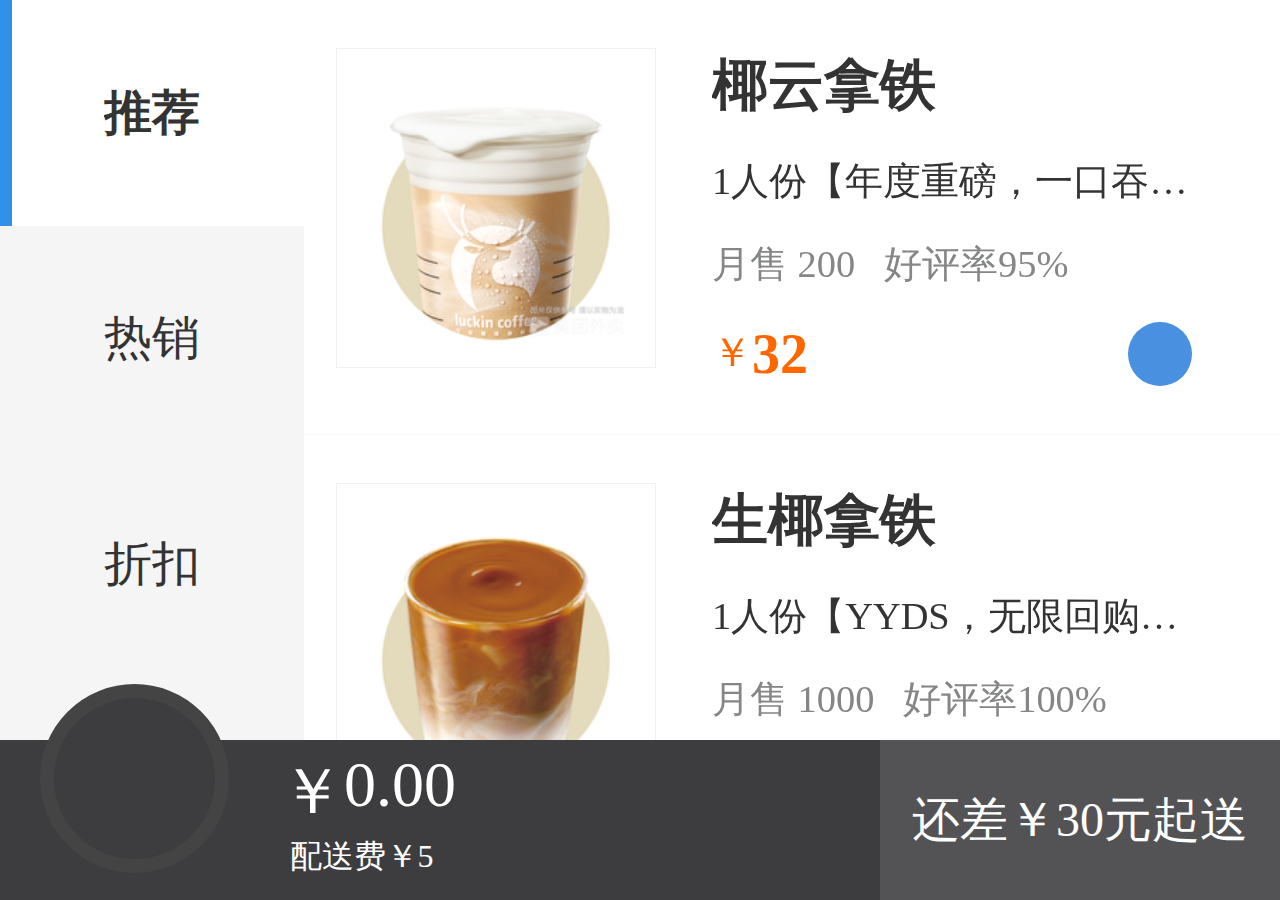
<file: shopcar/index.html>
<!DOCTYPE html>
<html lang="en">

<head>
  <meta charset="UTF-8" />
  <meta http-equiv="X-UA-Compatible" content="IE=edge" />
  <meta name="viewport" content="width=device-width, initial-scale=1.0" />
  <title>购物车</title>
  <link rel="stylesheet" href="./css/common.css" />
  <link rel="stylesheet" href="./css/container.css" />
  <link rel="stylesheet" href="./css/footer.css" />
  <link rel="stylesheet" href="./css/add-to-car.css" />
</head>

<body>
  <div class="container">
    <div class="menu">
      <div class="menu-item active"><span>推荐</span></div>
      <div class="menu-item"><span>热销</span></div>
      <div class="menu-item"><span>折扣</span></div>
      <div class="menu-item"><span>夏日冰咖必喝榜</span></div>
      <div class="menu-item"><span>进店必喝</span></div>
      <div class="menu-item"><span>只喝美式</span></div>
      <div class="menu-item"><span>酷爽特调水果冰萃</span></div>
      <div class="menu-item"><span>经典奶咖</span></div>
      <div class="menu-item"><span>创意奶咖</span></div>
      <div class="menu-item"><span>瑞纳冰季</span></div>
      <div class="menu-item"><span>不喝咖啡</span></div>
      <div class="menu-item"><span>轻食甜品</span></div>
      <div class="menu-item"><span>热卖套餐</span></div>
    </div>
    <div class="goods-list"></div>
  </div>
  <div class="footer">
    <div class="footer-car-container">
      <div class="footer-car">
        <i class="iconfont i-gouwuchefill"></i>
        <span class="footer-car-badge">0</span>
      </div>
      <div class="footer-car-price">
        <span class="footer-car-unit">￥</span>
        <span class="footer-car-total">0.00</span>
      </div>
      <div class="footer-car-tip">配送费￥0</div>
    </div>
    <div class="footer-pay">
      <a href="">去结算</a>
      <span>还差￥0元起送</span>
    </div>
  </div>

  <script src="./js/data.js"></script>
  <script src="./js/index.js"></script>
</body>

</html>
</file>
<file: shopcar/css/common.css>
@import url('https://at.alicdn.com/t/c/font_3555577_me2a6tdmvu8.css');

*,
*::before,
*::after {
  margin: 0;
  padding: 0;
  box-sizing: border-box;
}

html {
  font-size: 0.125vw;
}
body {
  font-size: 35rem;
  -webkit-tap-highlight-color: transparent;
  -webkit-font-smoothing: antialiased;
  user-select: none;
  font-family: 'Microsoft Yahei', 'sans-serif';
}
a {
  color: inherit;
  text-decoration: none;
}
.iconfont {
  font-size: inherit;
}
</file>
<file: shopcar/css/container.css>
.container {
  position: fixed;
  left: 0;
  top: 0;
  width: 100%;
  height: calc(100% - 100rem);
  display: flex;
  color: #333;
}
.menu {
  background: #f5f5f5;
  width: 190rem;
  overflow-y: scroll;
  padding-bottom: 50rem;
  flex: 0 0 auto;
}
.menu::-webkit-scrollbar {
  width: 0;
}

.menu-item {
  height: 141rem;
  display: flex;
  justify-content: center;
  align-items: center;
  padding: 0 30rem;
  position: relative;
}
.menu-item span {
  font-size: 30rem;
  line-height: 40rem;
  max-height: 80rem;
  overflow: hidden;
}
.menu-item.active {
  font-weight: bold;
  background: #fff;
}
.menu-item.active::before {
  content: '';
  position: absolute;
  left: 0;
  height: 100%;
  width: 7.5rem;
  background: #3190e8;
}

.goods-list {
  flex-grow: 1;
  overflow-y: scroll;
}
.goods-list::-webkit-scrollbar {
  width: 0;
}

.goods-item {
  border-bottom: 1rem solid #f8f8f8;
  padding: 30rem 20rem;
  display: flex;
}
.goods-pic {
  width: 200rem;
  height: 200rem;
  object-fit: contain;
  border: 1rem solid rgba(0, 0, 0, 0.06);
  flex: 0 0 auto;
}
.goods-info {
  flex: 1 1 auto;
  padding: 0 35rem;
  overflow: hidden;
}
.goods-title {
  font-size: 35rem;
  overflow: hidden;
  text-overflow: ellipsis;
  white-space: nowrap;
  margin-bottom: 20rem;
}
.goods-desc {
  font-size: 24rem;
  white-space: nowrap;
  overflow: hidden;
  text-overflow: ellipsis;
  margin-bottom: 20rem;
}
.goods-sell {
  color: #858687;
  font-size: 24rem;
  white-space: nowrap;
  overflow: hidden;
  text-overflow: ellipsis;
  margin-bottom: 20rem;
  display: flex;
}
.goods-sell span:first-child {
  margin-right: 18rem;
}
.goods-confirm {
  display: flex;
  justify-content: space-between;
}
.goods-price {
  display: flex;
  font-size: 35rem;
  font-weight: bold;
  color: #f60;
  align-items: flex-end;
}
.goods-price-unit {
  font-size: 25rem;
  margin-bottom: 4rem;
  font-weight: normal;
}
.goods-btns {
  display: flex;
  justify-content: center;
  align-items: center;
}

.goods-btns .iconfont {
  width: 40rem;
  height: 40rem;
  background: #4a90e1;
  color: #fff;
  border-radius: 50%;
  font-size: 23rem;
  line-height: 40rem;
  text-align: center;
}
.goods-btns span {
  margin: 0 15rem;
  display: none;
}
.goods-btns .i-jianhao {
  border: 1rem solid #4a90e1;
  background: #fff;
  color: #4a90e1;
  font-weight: bold;
  display: none;
}
.goods-item.active span {
  display: block;
}
.goods-item.active .i-jianhao {
  display: block;
}
</file>
<file: shopcar/css/footer.css>
.footer {
  height: 100rem;
  color: #fff;
  position: fixed;
  left: 0;
  bottom: 0;
  width: 100%;
  display: flex;
  z-index: 10;
}

.footer-car-container {
  flex-grow: 1;
  background: #3d3d3f;
  padding-left: 175rem;
  position: relative;
}
.footer-car {
  position: absolute;
  width: 118rem;
  height: 118rem;
  border: 9rem solid #444;
  left: 25rem;
  top: -35rem;
  border-radius: 50%;
  background: inherit;
  display: flex;
  justify-content: center;
  align-items: center;
  font-size: 60rem;
}
.footer-car-badge {
  position: absolute;
  width: 35rem;
  height: 35rem;
  background: #ec5533;
  font-size: 25rem;
  text-align: center;
  border-radius: 50%;
  line-height: 35rem;
  right: 0;
  top: 0;
  display: none;
}
.footer-car.active {
  background: #4a90e1;
}
.footer-car.active .footer-car-badge {
  display: block;
}
.footer-car.animate {
  animation: footer-car-animate 500ms ease-in-out;
}

@keyframes footer-car-animate {
  0% {
    transform: scale(1);
  }
  25% {
    transform: scale(0.8);
  }
  50% {
    transform: scale(1.1);
  }
  75% {
    transform: scale(0.9);
  }
  100% {
    transform: scale(1);
  }
}

.footer-car-price {
  font-size: 40rem;
  display: flex;
  margin-top: 5rem;
}
.footer-car-tip {
  font-size: 20rem;
  margin-left: 6rem;
}
.footer-pay {
  background: #535356;
  width: 250rem;
  font-size: 35rem;
  line-height: 100rem;
  text-align: center;
}
.footer-pay > * {
  display: block;
  width: 100%;
  height: 100%;
}
.footer-pay a {
  display: none;
}
.footer-pay span {
  font-size: 30rem;
}
.footer-pay.active {
  background: #76d572;
}
.footer-pay.active a {
  display: block;
}
.footer-pay.active span {
  display: none;
}
</file>
<file: shopcar/css/add-to-car.css>
.add-to-car {
  position: fixed;
  color: #fff;
  font-size: 23rem;
  line-height: 40rem;
  text-align: center;
  z-index: 9;
  margin-left: -20rem;
  margin-top: -20rem;
  left: 0;
  top: 0;
  transition: 0.5s linear;
}

.add-to-car .iconfont {
  width: 40rem;
  height: 40rem;
  background: #4a90e1;
  border-radius: 50%;
  display: block;
  transition: 0.5s cubic-bezier(0.5, -0.5, 1, 1);
}
</file>
